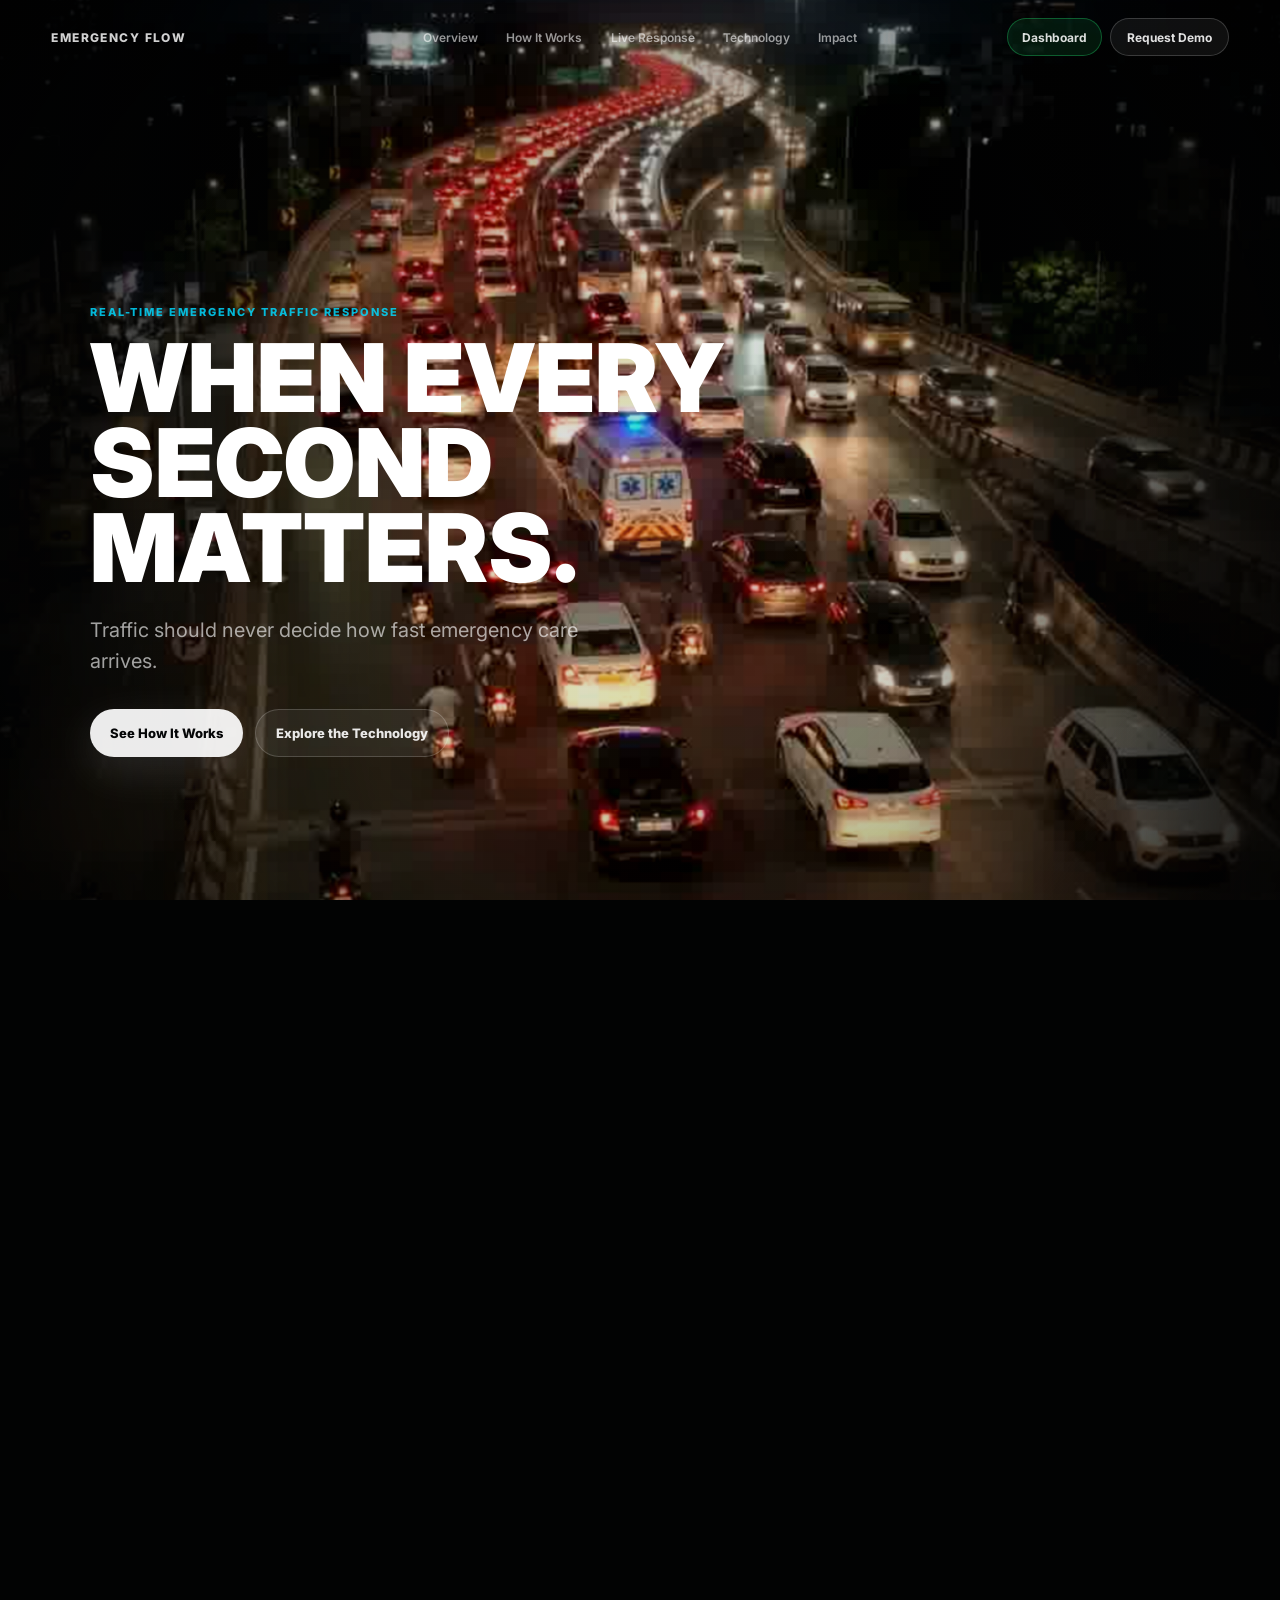
<file: index.html>
<!doctype html>
<html lang="en">
  <head>
    <meta charset="UTF-8" />
    <meta name="viewport" content="width=device-width, initial-scale=1.0" />
    <meta name="theme-color" content="#080a0c" />
    <link rel="icon" type="image/png" sizes="512x512" href="./assets/favicon.png" />
    <link rel="apple-touch-icon" href="./assets/favicon.png" />
    <title>Emergency Flow</title>
    <link rel="preconnect" href="https://fonts.googleapis.com" />
    <link rel="preconnect" href="https://fonts.gstatic.com" crossorigin />
    <link href="https://fonts.googleapis.com/css2?family=Inter:wght@400;500;600;700;800;900&display=swap" rel="stylesheet" />
    <link rel="stylesheet" href="./styles.css" />
  </head>
  <body>
    <nav class="nav" aria-label="Primary navigation">
      <a class="brand" href="#top" aria-label="Emergency Flow home">Emergency Flow</a>
      <div class="nav-links" aria-label="Page sections">
        <a href="#overview">Overview</a>
        <a href="#how">How It Works</a>
        <a href="#live">Live Response</a>
        <a href="#technology">Technology</a>
        <a href="#impact">Impact</a>
      </div>
      <div class="nav-actions">
        <a class="dashboard-link" href="./dashboard.html">Dashboard</a>
        <a class="demo-link" href="#demo">Request Demo</a>
      </div>
    </nav>

    <main id="top">
      <section class="cinema" id="overview" aria-label="Emergency Flow cinematic demonstration">
        <div class="stage">
          <canvas id="trafficCanvas" aria-label="Night traffic jam with ambulance response visualization"></canvas>
          <div class="vignette"></div>
          <div class="scanline"></div>
          <div class="ambulance-focus" aria-hidden="true"></div>
          <div class="route-layer" aria-hidden="true">
            <svg id="routeSvg" viewBox="0 0 1280 720" preserveAspectRatio="xMidYMid slice">
              <path class="lane-edge edge-left" d="M608 660 C616 595 624 540 634 492 C646 432 653 377 662 326 C671 267 686 218 718 154" />
              <path class="lane-edge edge-right" d="M652 664 C654 602 661 548 672 500 C687 438 696 382 704 330 C716 266 733 215 762 152" />
              <path id="routeGlow" d="M630 666 C636 599 644 543 654 494 C668 432 676 377 685 326 C696 264 714 214 740 150" />
              <path id="routeLine" d="M630 666 C636 599 644 543 654 494 C668 432 676 377 685 326 C696 264 714 214 740 150" />
              <circle id="ambulanceMarker" cx="630" cy="666" r="8" />
            </svg>
          </div>
          <div class="detection-layer" aria-hidden="true">
            <span class="box box-a" data-label="EV-01"></span>
            <span class="box box-b" data-label="LANE GAP"></span>
            <span class="box box-c" data-label="BLOCKED"></span>
            <span class="box box-d" data-label="DENSITY"></span>
          </div>
          <div class="emergency-pulse" aria-hidden="true"></div>
          <div class="signal-chip" aria-hidden="true">
            <span></span>
            <strong>Red</strong>
          </div>
        </div>

        <div class="story story-hero" data-story="0">
          <p class="eyebrow">Real-time emergency traffic response</p>
          <h1>When every second matters.</h1>
          <p>Traffic should never decide how fast emergency care arrives.</p>
          <div class="hero-actions">
            <a class="button primary" href="#how">See How It Works</a>
            <a class="button secondary" href="#technology">Explore the Technology</a>
          </div>
        </div>

        <div class="story" data-story="1" id="how">
          <p class="eyebrow">The problem</p>
          <h2>The clock doesn't stop.</h2>
          <p>While traffic moves by inches, an emergency vehicle can lose critical time.</p>
        </div>

        <div class="story" data-story="2">
          <p class="eyebrow">The ambulance</p>
          <h2>One vehicle can change everything.</h2>
          <p>Emergency vehicles need more than a siren. They need a path.</p>
        </div>

        <div class="story" data-story="3" id="live">
          <p class="eyebrow">Intelligence activates</p>
          <h2>See the road before it opens.</h2>
          <p>Real-time traffic intelligence identifies congestion, analyzes available lanes and calculates a response route.</p>
        </div>

        <div class="story" data-story="4" id="technology">
          <p class="eyebrow">Emergency corridor</p>
          <h2>Create a clear path.</h2>
          <p>Coordinated traffic movement can turn a blocked road into an emergency corridor.</p>
        </div>

        <div class="story" data-story="5">
          <p class="eyebrow">Intersections</p>
          <h2>Every intersection matters.</h2>
          <p>Coordinated signals and traffic awareness help keep the emergency route moving.</p>
        </div>

        <div class="story" data-story="6" id="impact">
          <p class="eyebrow">Response route</p>
          <h2>From traffic jam to response route.</h2>
          <p>Turn fragmented traffic data into coordinated emergency movement.</p>
        </div>

        <div class="story final" data-story="7" id="demo">
          <p class="eyebrow">Emergency Flow</p>
          <h2>Every second has a direction.</h2>
          <p>Intelligent traffic response for faster emergency mobility. Built for cities. Designed around every second.</p>
          <div class="hero-actions">
            <a class="button primary" href="mailto:demo@emergencyflow.example">Request a Demo</a>
            <a class="button secondary" href="#technology">Explore the Technology</a>
          </div>
        </div>

        <aside class="hud hud-left" aria-label="Live response status">
          <span>Traffic Status</span>
          <strong id="trafficStatus">Heavy Congestion</strong>
          <small id="etaStatus">ETA +03:42</small>
        </aside>

        <aside class="hud hud-right" aria-label="Ambulance route status">
          <span id="systemLabel">Ambulance Status</span>
          <strong id="systemStatus">Blocked</strong>
          <small id="clearanceStatus">Clearance Required</small>
        </aside>

        <aside class="metrics" aria-label="Concept metrics">
          <div>
            <strong id="timeMetric">03:18</strong>
            <span>Time Saved</span>
          </div>
          <div>
            <strong>01</strong>
            <span>Ambulance</span>
          </div>
          <div>
            <strong id="routeMetric">01</strong>
            <span>Clear Route</span>
          </div>
        </aside>
      </section>

    </main>

    <script src="./script.js"></script>
  </body>
</html>
</file>
<file: styles.css>
:root {
  --bg: #050607;
  --bg-2: #0a0d10;
  --surface: rgba(16, 20, 25, 0.52);
  --text: #ffffff;
  --muted: rgba(255, 255, 255, 0.62);
  --faint: rgba(255, 255, 255, 0.12);
  --red: #ff2d2d;
  --blue: #2563ff;
  --green: #20e070;
  --cyan: #00d9ff;
  --amber: #ffb020;
}

* {
  box-sizing: border-box;
}

html {
  scroll-behavior: smooth;
  background: var(--bg);
}

body {
  margin: 0;
  min-width: 320px;
  font-family: Inter, ui-sans-serif, system-ui, -apple-system, BlinkMacSystemFont, "Segoe UI", sans-serif;
  color: var(--text);
  background: var(--bg);
  overflow-x: hidden;
}

a {
  color: inherit;
  text-decoration: none;
}

.nav {
  position: fixed;
  top: 0;
  left: 0;
  z-index: 20;
  display: grid;
  grid-template-columns: minmax(140px, 1fr) auto minmax(130px, 1fr);
  align-items: center;
  width: 100%;
  padding: 18px clamp(18px, 4vw, 56px);
  color: rgba(255, 255, 255, 0.82);
  transition: background 260ms ease, border-color 260ms ease, padding 260ms ease;
  border-bottom: 1px solid transparent;
}

.nav.scrolled {
  padding-top: 12px;
  padding-bottom: 12px;
  background: rgba(5, 6, 7, 0.66);
  border-color: rgba(255, 255, 255, 0.09);
  backdrop-filter: blur(22px);
}

.brand {
  font-size: 12px;
  font-weight: 800;
  letter-spacing: 0.12em;
  text-transform: uppercase;
}

.nav-links {
  display: flex;
  align-items: center;
  gap: clamp(18px, 2.2vw, 34px);
  font-size: 12px;
  font-weight: 600;
  color: rgba(255, 255, 255, 0.58);
}

.nav-links a,
.demo-link {
  transition: color 180ms ease, transform 180ms ease;
}

.nav-actions {
  justify-self: end;
  display: flex;
  align-items: center;
  gap: 8px;
}

.dashboard-link {
  display: inline-flex;
  align-items: center;
  min-height: 38px;
  padding: 0 14px;
  border: 1px solid rgba(32, 224, 112, 0.34);
  border-radius: 999px;
  color: rgba(255, 255, 255, 0.86);
  background: rgba(32, 224, 112, 0.1);
  font-size: 12px;
  font-weight: 700;
  transition: color 180ms ease, border-color 180ms ease, background 180ms ease, transform 180ms ease;
}

.dashboard-link:hover {
  color: #fff;
  border-color: rgba(32, 224, 112, 0.7);
  background: rgba(32, 224, 112, 0.18);
  transform: translateY(-1px);
}

.nav-links a:hover,
.demo-link:hover {
  color: #fff;
  transform: translateY(-1px);
}

.demo-link {
  justify-self: end;
  display: inline-flex;
  align-items: center;
  min-height: 38px;
  padding: 0 16px;
  border: 1px solid rgba(255, 255, 255, 0.18);
  border-radius: 999px;
  font-size: 12px;
  font-weight: 700;
  color: rgba(255, 255, 255, 0.88);
  background: rgba(255, 255, 255, 0.06);
}

.cinema {
  position: relative;
  height: 700vh;
  background: #020303;
  isolation: isolate;
}

.stage {
  position: fixed;
  top: 0;
  left: 0;
  z-index: 0;
  width: 100%;
  height: 100vh;
  overflow: hidden;
  background: #020303;
}

canvas,
.vignette,
.scanline,
.ambulance-focus,
.route-layer,
.detection-layer,
.emergency-pulse {
  position: absolute;
  inset: 0;
}

canvas {
  width: 100%;
  height: 100%;
  display: block;
  filter: saturate(1.08) contrast(1.03) brightness(0.9);
}

canvas,
.route-layer,
.detection-layer,
.emergency-pulse,
.ambulance-focus {
  transform: scale(var(--camera-scale, 1.02)) translate3d(var(--camera-x, 0), var(--camera-y, 0), 0);
  transform-origin: var(--focus-x, 50%) var(--focus-y, 54%);
  will-change: transform;
}

.vignette {
  pointer-events: none;
  background:
    radial-gradient(circle at var(--focus-x, 52%) var(--focus-y, 56%), rgba(0, 0, 0, 0) 0 28%, rgba(0, 0, 0, 0.24) 62%, rgba(0, 0, 0, 0.8) 100%),
    linear-gradient(90deg, rgba(5, 6, 7, 0.76), rgba(5, 6, 7, 0.04) 30%, rgba(5, 6, 7, 0.06) 70%, rgba(5, 6, 7, 0.66));
}

.scanline {
  pointer-events: none;
  opacity: 0.045;
  background: repeating-linear-gradient(0deg, rgba(255, 255, 255, 0.08) 0 1px, transparent 1px 4px);
  mix-blend-mode: overlay;
}

.ambulance-focus {
  pointer-events: none;
  opacity: var(--focus-opacity, 0.28);
  background:
    radial-gradient(ellipse at var(--focus-x, 51%) var(--focus-y, 55%), rgba(255, 255, 255, 0.12) 0 3%, rgba(37, 99, 255, 0.11) 4%, rgba(255, 45, 45, 0.09) 7%, transparent 18%);
  mix-blend-mode: screen;
}

.route-layer {
  opacity: var(--route-opacity, 0);
  pointer-events: none;
  mix-blend-mode: screen;
}

#routeSvg {
  width: 100%;
  height: 100%;
}

#routeGlow,
#routeLine,
.lane-edge {
  fill: none;
  stroke-linecap: round;
  stroke-linejoin: round;
  stroke-dasharray: var(--route-length, 720);
  stroke-dashoffset: var(--route-offset, 720);
}

.lane-edge {
  stroke: rgba(32, 224, 112, 0.22);
  stroke-width: 1.5;
  stroke-dasharray: 12 14;
  stroke-dashoffset: calc(var(--route-offset, 720) * 0.8);
  filter: drop-shadow(0 0 8px rgba(32, 224, 112, 0.26));
}

#routeGlow {
  display: none;
  stroke: rgba(32, 224, 112, 0.18);
  stroke-width: 30;
  filter: blur(18px);
}

#routeLine {
  display: none;
  stroke: rgba(32, 224, 112, 0.68);
  stroke-width: 4;
  filter: drop-shadow(0 0 10px rgba(32, 224, 112, 0.46));
}

#ambulanceMarker {
  fill: rgba(37, 99, 255, 0.72);
  stroke: rgba(255, 255, 255, 0.64);
  stroke-width: 1.5;
  opacity: var(--marker-opacity, 0);
}

.detection-layer {
  opacity: var(--detection-opacity, 0);
  pointer-events: none;
}

.box {
  position: absolute;
  border: 1px solid rgba(0, 217, 255, 0.32);
  background: rgba(0, 217, 255, 0.025);
  box-shadow: 0 0 18px rgba(0, 217, 255, 0.07);
}

.box::after {
  content: "";
  position: absolute;
  top: -5px;
  left: -5px;
  width: 8px;
  height: 8px;
  border-top: 1px solid rgba(0, 217, 255, 0.82);
  border-left: 1px solid rgba(0, 217, 255, 0.82);
}

.box::before {
  content: attr(data-label);
  position: absolute;
  left: 0;
  bottom: calc(100% + 5px);
  color: rgba(180, 240, 255, 0.72);
  font-size: 8px;
  font-weight: 800;
  letter-spacing: 0.12em;
  text-transform: uppercase;
}

.box-a { left: 47.7%; top: 47.6%; width: 68px; height: 54px; }
.box-b { left: 56.2%; top: 50.8%; width: 62px; height: 46px; }
.box-c { left: 39.2%; top: 60.4%; width: 70px; height: 50px; }
.box-d { left: 63%; top: 63.7%; width: 78px; height: 58px; }

.emergency-pulse {
  opacity: var(--pulse-opacity, 0.26);
  pointer-events: none;
  background:
    radial-gradient(circle at var(--focus-x, 50%) var(--focus-y, 50%), rgba(37, 99, 255, 0.14), transparent 9%),
    radial-gradient(circle at calc(var(--focus-x, 50%) - 2%) calc(var(--focus-y, 50%) - 1%), rgba(255, 45, 45, 0.12), transparent 7%);
  mix-blend-mode: screen;
  animation: lights 1.1s steps(2, end) infinite;
}

@keyframes lights {
  0%, 100% { filter: hue-rotate(0deg); opacity: var(--pulse-opacity, 0.34); }
  50% { filter: hue-rotate(80deg); opacity: calc(var(--pulse-opacity, 0.34) + 0.14); }
}

.signal-chip {
  position: fixed;
  right: clamp(18px, 4vw, 56px);
  bottom: clamp(132px, 19vh, 190px);
  z-index: 9;
  display: flex;
  align-items: center;
  gap: 10px;
  min-height: 40px;
  padding: 0 14px;
  border: 1px solid rgba(255, 255, 255, 0.12);
  border-radius: 999px;
  background: rgba(5, 6, 7, 0.44);
  backdrop-filter: blur(18px);
  color: rgba(255, 255, 255, 0.72);
  font-size: 11px;
  font-weight: 800;
  text-transform: uppercase;
  opacity: var(--signal-opacity, 0);
  transform: translateY(12px);
  transition: opacity 260ms ease, transform 260ms ease;
}

.signal-chip.active {
  transform: translateY(0);
}

.signal-chip span {
  width: 8px;
  height: 8px;
  border-radius: 50%;
  background: var(--red);
  box-shadow: 0 0 18px var(--red);
}

.signal-chip.clear span {
  background: var(--green);
  box-shadow: 0 0 18px var(--green);
}

@media (max-width: 1000px) {
  .signal-chip { right: 18px; bottom: 108px; max-width: min(190px, calc(100vw - 36px)); }
  .signal-chip strong { white-space: nowrap; overflow: hidden; text-overflow: ellipsis; }
}

@media (max-width: 480px) {
  .signal-chip { right: 12px; bottom: 94px; min-height: 36px; padding: 0 11px; font-size: 9px; }
}

.story {
  position: relative;
  z-index: 8;
  display: grid;
  align-content: center;
  width: min(560px, calc(100vw - 40px));
  min-height: 100vh;
  margin-left: clamp(20px, 7vw, 96px);
  padding-top: 14vh;
  opacity: var(--story-opacity, 0);
  transform: translateY(var(--story-y, 28px));
  transition: none;
  pointer-events: none;
}

.story.active {
  pointer-events: auto;
}

.story-hero {
  width: min(880px, calc(100vw - 40px));
  min-height: 118vh;
  padding-top: 0;
}

.story.final {
  width: min(680px, calc(100vw - 40px));
}

.eyebrow {
  margin: 0 0 14px;
  color: rgba(0, 217, 255, 0.84);
  font-size: 11px;
  font-weight: 800;
  letter-spacing: 0.18em;
  line-height: 1.4;
  text-transform: uppercase;
}

h1,
h2 {
  margin: 0;
  max-width: 900px;
  font-weight: 900;
  letter-spacing: 0;
  text-transform: uppercase;
}

h1 {
  font-size: clamp(50px, 7.4vw, 118px);
  line-height: 0.9;
}

h2 {
  font-size: clamp(44px, 6.5vw, 104px);
  line-height: 0.9;
}

.story p:not(.eyebrow) {
  max-width: 550px;
  margin: 24px 0 0;
  color: var(--muted);
  font-size: clamp(16px, 1.6vw, 20px);
  line-height: 1.55;
}

.hero-actions {
  display: flex;
  flex-wrap: wrap;
  gap: 12px;
  margin-top: 32px;
  pointer-events: auto;
}

.button {
  display: inline-flex;
  align-items: center;
  justify-content: center;
  min-height: 48px;
  padding: 0 20px;
  border-radius: 999px;
  font-size: 13px;
  font-weight: 800;
  transition: transform 200ms ease, border-color 200ms ease, background 200ms ease, box-shadow 200ms ease;
}

.button:hover {
  transform: translateY(-2px) scale(1.02);
}

.button.primary {
  background: rgba(255, 255, 255, 0.92);
  color: #050607;
  box-shadow: 0 14px 44px rgba(255, 255, 255, 0.12);
}

.button.secondary {
  border: 1px solid rgba(255, 255, 255, 0.18);
  background: rgba(255, 255, 255, 0.06);
  color: rgba(255, 255, 255, 0.9);
}

.hud,
.metrics {
  position: fixed;
  z-index: 10;
  border: 1px solid rgba(255, 255, 255, 0.12);
  background: rgba(5, 6, 7, 0.34);
  backdrop-filter: blur(20px);
  box-shadow: 0 24px 80px rgba(0, 0, 0, 0.28);
}

.hud {
  bottom: clamp(22px, 4vw, 46px);
  min-width: 218px;
  padding: 15px 16px;
  border-radius: 8px;
  opacity: var(--hud-opacity, 0);
  transform: translateY(16px);
  transition: opacity 260ms ease, transform 260ms ease;
}

.hud.visible {
  transform: translateY(0);
}

.hud-left {
  left: clamp(18px, 4vw, 56px);
}

.hud-right {
  right: clamp(18px, 4vw, 56px);
}

.hud span,
.hud small,
.metrics span {
  display: block;
  color: rgba(255, 255, 255, 0.46);
  font-size: 10px;
  font-weight: 800;
  letter-spacing: 0.14em;
  line-height: 1.4;
  text-transform: uppercase;
}

.hud strong {
  display: block;
  margin: 7px 0;
  color: #fff;
  font-size: 19px;
  line-height: 1;
}

.metrics {
  left: 50%;
  bottom: clamp(22px, 4vw, 46px);
  display: flex;
  gap: 2px;
  padding: 6px;
  border-radius: 8px;
  opacity: var(--metrics-opacity, 0);
  transform: translateX(-50%) translateY(16px);
  transition: opacity 260ms ease, transform 260ms ease;
}

.metrics.visible {
  transform: translateX(-50%) translateY(0);
}

.metrics div {
  min-width: 116px;
  padding: 14px 16px;
  background: rgba(255, 255, 255, 0.04);
}

.metrics strong {
  display: block;
  color: #fff;
  font-size: 28px;
  line-height: 1;
}

@media (max-width: 820px) {
  .nav {
    grid-template-columns: 1fr auto;
  }

  .nav-links {
    display: none;
  }

  .nav-actions { gap: 5px; }
  .dashboard-link, .demo-link { min-height: 34px; padding: 0 10px; font-size: 10px; }

  .story {
    width: min(100% - 32px, 520px);
    margin-left: 16px;
    align-content: end;
    min-height: 92vh;
    padding-top: 88px;
    padding-bottom: 42vh;
  }

  .story-hero {
    width: min(100% - 32px, 580px);
    min-height: 104vh;
  }

  h1 {
    font-size: clamp(46px, 15vw, 72px);
  }

  h2 {
    font-size: clamp(38px, 12vw, 60px);
  }

  .story p:not(.eyebrow) {
    font-size: 16px;
    max-width: 94%;
  }

  .hud-right,
  .metrics {
    display: none;
  }

  .hud-left {
    left: 16px;
    right: 16px;
    bottom: max(14px, env(safe-area-inset-bottom));
    min-width: auto;
    padding: 12px 14px;
  }

  .hud strong {
    font-size: 17px;
  }

  .hero-actions {
    gap: 10px;
    margin-top: 22px;
  }

  .button {
    min-height: 44px;
    padding: 0 16px;
    font-size: 12px;
  }

  .signal-chip {
    display: none;
  }

  .vignette {
    background:
      radial-gradient(circle at var(--focus-x, 50%) var(--focus-y, 58%), rgba(0, 0, 0, 0) 0 24%, rgba(0, 0, 0, 0.42) 68%, rgba(0, 0, 0, 0.86) 100%),
      linear-gradient(0deg, rgba(5, 6, 7, 0.88), rgba(5, 6, 7, 0.1) 60%, rgba(5, 6, 7, 0.58));
  }
}

@media (max-width: 430px) {
  .brand {
    font-size: 11px;
  }

  .demo-link {
    min-height: 34px;
    padding: 0 12px;
    font-size: 11px;
  }

  h1 {
    font-size: clamp(40px, 13.5vw, 58px);
  }

  h2 {
    font-size: clamp(34px, 11vw, 50px);
  }

  .hero-actions {
    flex-direction: column;
    align-items: flex-start;
  }
}

@media (prefers-reduced-motion: reduce) {
  html {
    scroll-behavior: auto;
  }

  *,
  *::before,
  *::after {
    animation-duration: 0.01ms !important;
    animation-iteration-count: 1 !important;
    transition-duration: 0.01ms !important;
  }
}

/* Operations dashboard: dense, calm controls below the cinematic story. */
.command-center {
  position: relative;
  z-index: 3;
  padding: 112px clamp(20px, 6vw, 96px) 120px;
  background: #090b0d;
  border-top: 1px solid rgba(255,255,255,.08);
}
.dashboard-page { min-height:100vh; background:#090b0d; color:#f3f3ed; }
.dashboard-nav { position:relative; z-index:5; display:flex; align-items:center; gap:18px; justify-content:space-between; padding:20px clamp(20px,6vw,96px); border-bottom:1px solid rgba(255,255,255,.08); background:rgba(9,11,13,.94); }
.dashboard-title { color:#9fa5a6; font:11px ui-monospace,monospace; letter-spacing:.12em; text-transform:uppercase; }
.dashboard-shell { min-height:calc(100vh - 76px); }
.standalone-command { min-height:calc(100vh - 76px); padding-top:clamp(64px,9vh,120px); }
.standalone-command h1 { margin:8px 0 10px; font-size:clamp(38px,5vw,68px); letter-spacing:-.05em; }
.command-center::before { content: ""; position:absolute; inset:0; pointer-events:none; background: linear-gradient(110deg, rgba(150,24,30,.10), transparent 38%, rgba(32,126,94,.07)); }
.command-header,.kpi-grid,.command-grid { position:relative; max-width:1320px; margin-inline:auto; }
.command-header { display:flex; justify-content:space-between; gap:32px; align-items:end; margin-bottom:32px; }
.command-header h2 { margin:8px 0 10px; font-size:clamp(32px,4vw,58px); letter-spacing:-.04em; }
.command-subtitle { color:#9fa5a6; margin:0; font-size:15px; }
.command-actions { display:flex; align-items:center; gap:16px; flex-wrap:wrap; justify-content:flex-end; }
.network-status { color:#b7c0bd; font:11px/1.2 ui-monospace,monospace; text-transform:uppercase; letter-spacing:.1em; white-space:nowrap; }
.network-status i { display:inline-block; width:7px; height:7px; border-radius:50%; background:#43d39c; box-shadow:0 0 12px #43d39c; margin-right:8px; }
.command-button { border:1px solid rgba(255,255,255,.18); background:#15191b; color:#f4f5f3; min-height:42px; padding:0 18px; border-radius:4px; font:700 11px ui-monospace,monospace; letter-spacing:.08em; text-transform:uppercase; cursor:pointer; transition:.25s ease; }
.command-button-danger { background:#9b2830; border-color:#cf5d63; box-shadow:0 8px 28px rgba(155,40,48,.2); }
.command-button-danger.active { background:#227453; border-color:#52c495; }
.kpi-grid { display:grid; grid-template-columns:repeat(4,1fr); gap:12px; margin-bottom:12px; }
.kpi-card,.command-panel { background:rgba(19,23,24,.84); border:1px solid rgba(255,255,255,.09); box-shadow:0 18px 50px rgba(0,0,0,.2); }
.kpi-card { padding:20px; min-height:130px; display:flex; flex-direction:column; justify-content:space-between; }
.kpi-card span,.kpi-card small,.panel-kicker { color:#87908d; font:10px ui-monospace,monospace; text-transform:uppercase; letter-spacing:.12em; }
.kpi-card strong { font-size:36px; letter-spacing:-.05em; color:#f3f3ed; }
.kpi-card strong span { color:#8fd1b0; font-size:18px; letter-spacing:0; }
.kpi-card small { letter-spacing:.02em; text-transform:none; font-family:inherit; font-size:11px; }
.positive { color:#70c79f !important; }.warning { color:#e8b36a !important; }
.command-grid { display:grid; grid-template-columns:1.25fr 1fr .9fr; gap:12px; }
.command-panel { padding:22px; min-height:282px; }
.panel-heading { display:flex; justify-content:space-between; align-items:start; gap:12px; margin-bottom:30px; }
.panel-heading h3 { margin:8px 0 0; font-size:21px; letter-spacing:-.03em; }
.live-tag,.delta { color:#68d3a0; font:10px ui-monospace,monospace; letter-spacing:.12em; }.live-tag::before { content:""; display:inline-block; width:6px; height:6px; border-radius:50%; background:#68d3a0; margin:0 7px 1px 0; }
.text-button { background:none; border:0; color:#9fb5ac; font:11px ui-monospace,monospace; cursor:pointer; text-transform:uppercase; letter-spacing:.08em; }
.route-visual { padding:8px 0 24px; }.route-line { height:5px; margin:10px 10px 18px; background:linear-gradient(90deg,#b8444b 0 10%,#d5a75c 10% 45%,#54c495 45% 100%); position:relative; }.route-dot { position:absolute; top:50%; width:13px; height:13px; border-radius:50%; transform:translate(-50%,-50%); border:3px solid #121617; }.route-dot.start{left:0;background:#d35b61}.route-dot.mid{left:45%;background:#dfb363}.route-dot.end{left:100%;background:#54c495}.route-labels{display:flex;justify-content:space-between;color:#d4d8d2;font-size:11px;line-height:1.35}.route-labels small{color:#7f8985;font:10px ui-monospace,monospace}.route-footer{display:flex;gap:14px;align-items:center;border-top:1px solid rgba(255,255,255,.08);padding-top:16px;color:#89928e;font-size:11px}.route-footer strong{font:700 16px ui-monospace,monospace;color:#efe9da}.route-footer span:last-child{margin-left:auto;color:#d6aa66;font:10px ui-monospace,monospace;text-transform:uppercase}
.signal-list{display:grid;gap:2px}.signal-row{display:grid;grid-template-columns:48px 1fr 58px 32px;gap:10px;align-items:center;padding:13px 0;border-top:1px solid rgba(255,255,255,.07);font-size:11px}.signal-id{font:10px ui-monospace,monospace;color:#87918d}.signal-row strong{font-weight:500}.signal-row b{font:11px ui-monospace,monospace;color:#d1d5d0;text-align:right}.signal-pill{font:9px ui-monospace,monospace;text-align:center}.red{color:#e17b7e}.amber{color:#dcb167}.green{color:#67c99e}
.bar-chart{height:150px;display:flex;align-items:end;gap:22px;border-bottom:1px solid rgba(255,255,255,.12);padding:0 20px}.bar-chart span{height:var(--value);flex:1;background:#5b6260;position:relative;min-width:26px}.bar-chart span.active{background:#4a9c78}.bar-chart span.emergency{background:#d9a65b}.bar-chart i{position:absolute;bottom:-22px;left:50%;transform:translateX(-50%);font:9px ui-monospace,monospace;color:#89928e;font-style:normal;white-space:nowrap}.insight-copy{display:flex;gap:10px;align-items:baseline;margin-top:32px}.insight-copy strong{font:700 23px ui-monospace,monospace}.insight-copy span{color:#89928e;font-size:11px;line-height:1.4}
@media (max-width:900px){.command-header{align-items:start;flex-direction:column}.command-actions{justify-content:flex-start}.kpi-grid{grid-template-columns:repeat(2,1fr)}.command-grid{grid-template-columns:1fr}.command-panel{min-height:0}.command-center{padding-top:80px}}
@media (max-width:520px){.command-center{padding-inline:16px}.kpi-card{padding:15px;min-height:112px}.kpi-card strong{font-size:28px}.signal-row{grid-template-columns:42px 1fr 50px 28px;font-size:10px}.route-footer{flex-wrap:wrap}.route-footer span:last-child{margin-left:0;width:100%}.command-header h2{font-size:36px}}
</file>
